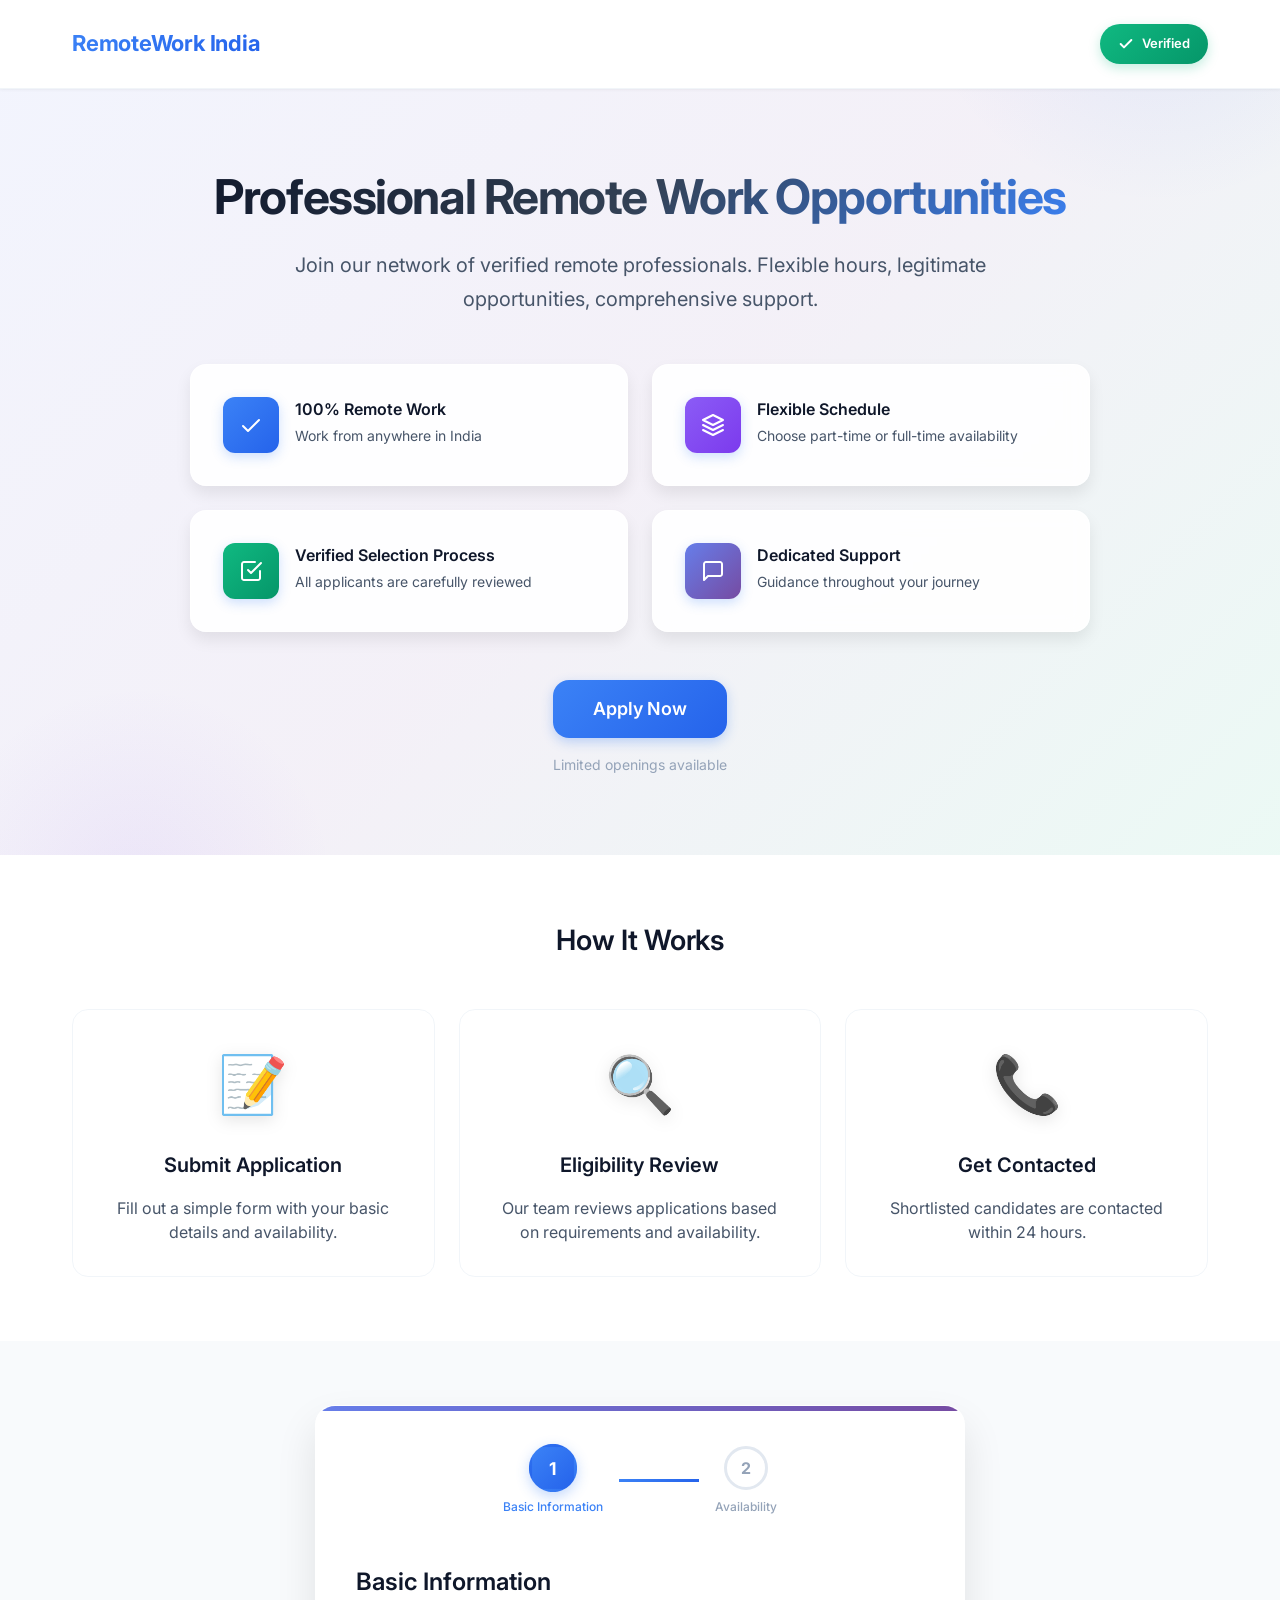
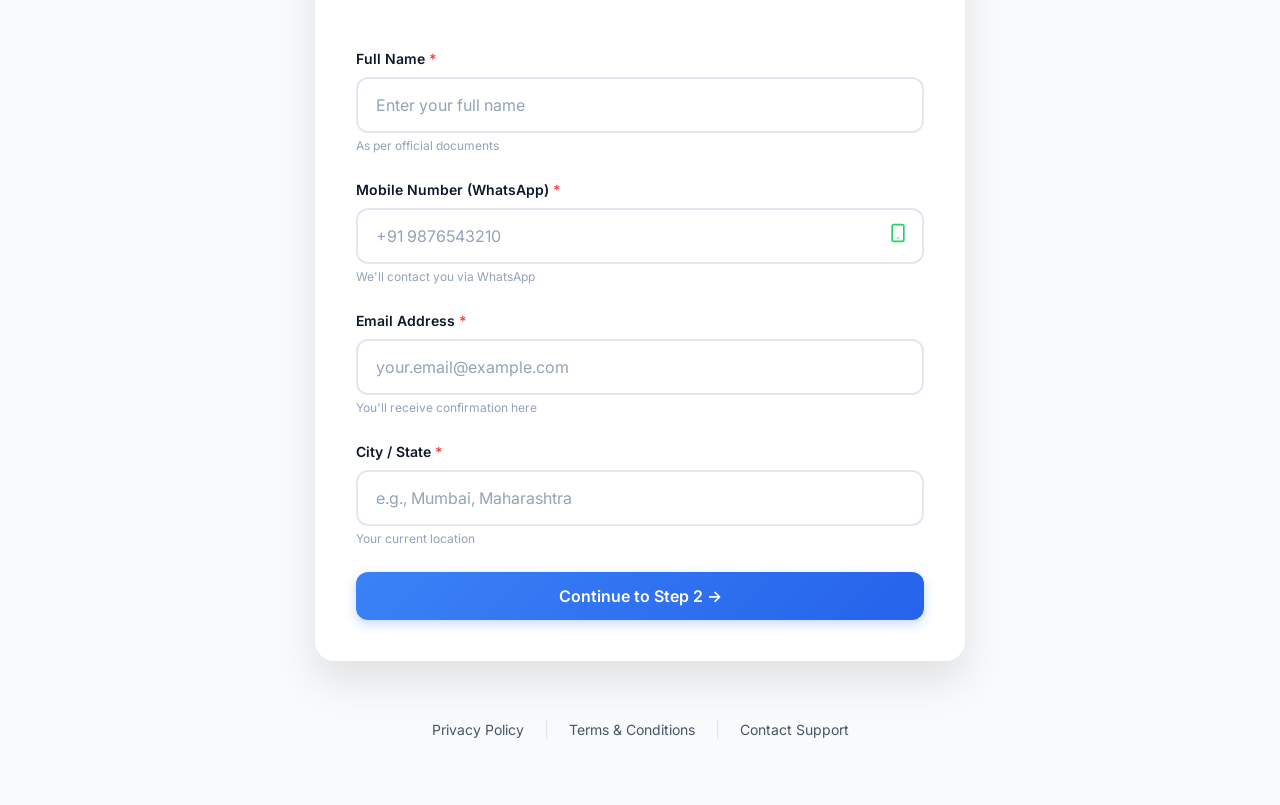
<file: index.html>
<!DOCTYPE html>
<html lang="en">

<head>
    <meta charset="UTF-8">
    <meta name="viewport" content="width=device-width, initial-scale=1.0">
    <meta name="description"
        content="Professional remote work opportunities in India. Join our network of verified remote professionals with flexible hours and dedicated support.">
    <title>Professional Remote Work Opportunities | RemoteWork India</title>

    <!-- Fonts -->
    <link rel="preconnect" href="https://fonts.googleapis.com">
    <link rel="preconnect" href="https://fonts.gstatic.com" crossorigin>
    <link href="https://fonts.googleapis.com/css2?family=Inter:wght@400;500;600;700&display=swap" rel="stylesheet">

    <!-- Stylesheet -->
    <link rel="stylesheet" href="styles.css">
</head>

<body>
    <!-- Header -->
    <header class="header">
        <div class="container">
            <div class="header-content">
                <div class="logo">RemoteWork India</div>
                <div class="trust-badge">
                    <svg width="16" height="16" viewBox="0 0 16 16" fill="none" xmlns="http://www.w3.org/2000/svg">
                        <path d="M13.3334 4L6.00002 11.3333L2.66669 8" stroke="currentColor" stroke-width="2"
                            stroke-linecap="round" stroke-linejoin="round" />
                    </svg>
                    Verified
                </div>
            </div>
        </div>
    </header>

    <!-- Hero Section -->
    <section class="hero">
        <div class="container">
            <div class="hero-content">
                <h1 class="hero-title">Professional Remote Work Opportunities</h1>
                <p class="hero-subtitle">Join our network of verified remote professionals. Flexible hours, legitimate
                    opportunities, comprehensive support.</p>

                <!-- Trust Bullets -->
                <div class="trust-bullets">
                    <div class="trust-bullet">
                        <div class="trust-icon">
                            <svg width="24" height="24" viewBox="0 0 24 24" fill="none"
                                xmlns="http://www.w3.org/2000/svg">
                                <path d="M20 7L9 18L4 13" stroke="currentColor" stroke-width="2" stroke-linecap="round"
                                    stroke-linejoin="round" />
                            </svg>
                        </div>
                        <div class="trust-text">
                            <div class="trust-title">100% Remote Work</div>
                            <div class="trust-desc">Work from anywhere in India</div>
                        </div>
                    </div>

                    <div class="trust-bullet">
                        <div class="trust-icon">
                            <svg width="24" height="24" viewBox="0 0 24 24" fill="none"
                                xmlns="http://www.w3.org/2000/svg">
                                <path d="M12 2L2 7L12 12L22 7L12 2Z" stroke="currentColor" stroke-width="2"
                                    stroke-linecap="round" stroke-linejoin="round" />
                                <path d="M2 17L12 22L22 17" stroke="currentColor" stroke-width="2"
                                    stroke-linecap="round" stroke-linejoin="round" />
                                <path d="M2 12L12 17L22 12" stroke="currentColor" stroke-width="2"
                                    stroke-linecap="round" stroke-linejoin="round" />
                            </svg>
                        </div>
                        <div class="trust-text">
                            <div class="trust-title">Flexible Schedule</div>
                            <div class="trust-desc">Choose part-time or full-time availability</div>
                        </div>
                    </div>

                    <div class="trust-bullet">
                        <div class="trust-icon">
                            <svg width="24" height="24" viewBox="0 0 24 24" fill="none"
                                xmlns="http://www.w3.org/2000/svg">
                                <path d="M9 11L12 14L22 4" stroke="currentColor" stroke-width="2" stroke-linecap="round"
                                    stroke-linejoin="round" />
                                <path
                                    d="M21 12V19C21 19.5304 20.7893 20.0391 20.4142 20.4142C20.0391 20.7893 19.5304 21 19 21H5C4.46957 21 3.96086 20.7893 3.58579 20.4142C3.21071 20.0391 3 19.5304 3 19V5C3 4.46957 3.21071 3.96086 3.58579 3.58579C3.96086 3.21071 4.46957 3 5 3H16"
                                    stroke="currentColor" stroke-width="2" stroke-linecap="round"
                                    stroke-linejoin="round" />
                            </svg>
                        </div>
                        <div class="trust-text">
                            <div class="trust-title">Verified Selection Process</div>
                            <div class="trust-desc">All applicants are carefully reviewed</div>
                        </div>
                    </div>

                    <div class="trust-bullet">
                        <div class="trust-icon">
                            <svg width="24" height="24" viewBox="0 0 24 24" fill="none"
                                xmlns="http://www.w3.org/2000/svg">
                                <path
                                    d="M21 15C21 15.5304 20.7893 16.0391 20.4142 16.4142C20.0391 16.7893 19.5304 17 19 17H7L3 21V5C3 4.46957 3.21071 3.96086 3.58579 3.58579C3.96086 3.21071 4.46957 3 5 3H19C19.5304 3 20.0391 3.21071 20.4142 3.58579C20.7893 3.96086 21 4.46957 21 5V15Z"
                                    stroke="currentColor" stroke-width="2" stroke-linecap="round"
                                    stroke-linejoin="round" />
                            </svg>
                        </div>
                        <div class="trust-text">
                            <div class="trust-title">Dedicated Support</div>
                            <div class="trust-desc">Guidance throughout your journey</div>
                        </div>
                    </div>
                </div>

                <!-- CTA -->
                <div class="hero-cta">
                    <button class="btn btn-primary btn-large" onclick="scrollToForm()">Apply Now</button>
                    <p class="cta-note">Limited openings available</p>
                </div>
            </div>
        </div>
    </section>

    <!-- How It Works Section -->
    <section class="how-it-works">
        <div class="container">
            <h2 class="section-title">How It Works</h2>

            <div class="steps-grid">
                <div class="step-card">
                    <div class="step-icon">📝</div>
                    <h3 class="step-title">Submit Application</h3>
                    <p class="step-desc">Fill out a simple form with your basic details and availability.</p>
                </div>

                <div class="step-card">
                    <div class="step-icon">🔍</div>
                    <h3 class="step-title">Eligibility Review</h3>
                    <p class="step-desc">Our team reviews applications based on requirements and availability.</p>
                </div>

                <div class="step-card">
                    <div class="step-icon">📞</div>
                    <h3 class="step-title">Get Contacted</h3>
                    <p class="step-desc">Shortlisted candidates are contacted within 24 hours.</p>
                </div>
            </div>
        </div>
    </section>

    <!-- Application Form Section -->
    <section class="form-section" id="application-form">
        <div class="container">
            <div class="form-container">
                <!-- Progress Indicator -->
                <div class="progress-indicator">
                    <div class="progress-step active" data-step="1">
                        <div class="progress-number">1</div>
                        <div class="progress-label">Basic Information</div>
                    </div>
                    <div class="progress-line"></div>
                    <div class="progress-step" data-step="2">
                        <div class="progress-number">2</div>
                        <div class="progress-label">Availability</div>
                    </div>
                </div>

                <!-- Form -->
                <form id="applicationForm" novalidate>
                    <!-- Step 1: Basic Information -->
                    <div class="form-step active" data-step="1">
                        <h2 class="form-title">Basic Information</h2>

                        <div class="form-group">
                            <label for="fullName" class="form-label">Full Name <span class="required">*</span></label>
                            <input type="text" id="fullName" name="fullName" class="form-input"
                                placeholder="Enter your full name" required>
                            <span class="form-helper">As per official documents</span>
                            <span class="form-error"></span>
                        </div>

                        <div class="form-group">
                            <label for="mobile" class="form-label">Mobile Number (WhatsApp) <span
                                    class="required">*</span></label>
                            <div class="input-with-icon">
                                <input type="tel" id="mobile" name="mobile" class="form-input"
                                    placeholder="+91 9876543210" required maxlength="14">
                                <span class="input-icon">
                                    <svg width="20" height="20" viewBox="0 0 24 24" fill="none"
                                        xmlns="http://www.w3.org/2000/svg">
                                        <path
                                            d="M17 2H7C5.89543 2 5 2.89543 5 4V20C5 21.1046 5.89543 22 7 22H17C18.1046 22 19 21.1046 19 20V4C19 2.89543 18.1046 2 17 2Z"
                                            stroke="#25D366" stroke-width="2" stroke-linecap="round"
                                            stroke-linejoin="round" />
                                        <path d="M12 18H12.01" stroke="#25D366" stroke-width="2" stroke-linecap="round"
                                            stroke-linejoin="round" />
                                    </svg>
                                </span>
                            </div>
                            <span class="form-helper">We'll contact you via WhatsApp</span>
                            <span class="form-error"></span>
                        </div>

                        <div class="form-group">
                            <label for="email" class="form-label">Email Address <span class="required">*</span></label>
                            <input type="email" id="email" name="email" class="form-input"
                                placeholder="your.email@example.com" required>
                            <span class="form-helper">You'll receive confirmation here</span>
                            <span class="form-error"></span>
                        </div>

                        <div class="form-group">
                            <label for="location" class="form-label">City / State <span
                                    class="required">*</span></label>
                            <input type="text" id="location" name="location" class="form-input"
                                placeholder="e.g., Mumbai, Maharashtra" required>
                            <span class="form-helper">Your current location</span>
                            <span class="form-error"></span>
                        </div>

                        <button type="button" class="btn btn-primary btn-full" onclick="nextStep()">
                            Continue to Step 2 →
                        </button>
                    </div>

                    <!-- Step 2: Availability & Preferences -->
                    <div class="form-step" data-step="2">
                        <h2 class="form-title">Availability & Preferences</h2>

                        <div class="form-group">
                            <label for="ageGroup" class="form-label">Age Group <span class="required">*</span></label>
                            <select id="ageGroup" name="ageGroup" class="form-input" required>
                                <option value="">Select your age range</option>
                                <option value="18-25">18-25 years</option>
                                <option value="26-30">26-30 years</option>
                                <option value="31-35">31-35 years</option>
                                <option value="36-40">36-40 years</option>
                            </select>
                            <span class="form-helper">Select your age range</span>
                            <span class="form-error"></span>
                        </div>

                        <div class="form-group">
                            <label class="form-label">Preferred Work Mode <span class="required">*</span></label>
                            <div class="radio-cards">
                                <label class="radio-card">
                                    <input type="radio" name="availability" value="part-time" required>
                                    <div class="radio-card-content">
                                        <div class="radio-card-title">Part-time</div>
                                        <div class="radio-card-desc">4-6 hours/day</div>
                                    </div>
                                </label>
                                <label class="radio-card">
                                    <input type="radio" name="availability" value="full-time" required>
                                    <div class="radio-card-content">
                                        <div class="radio-card-title">Full-time</div>
                                        <div class="radio-card-desc">8+ hours/day</div>
                                    </div>
                                </label>
                            </div>
                            <span class="form-helper">Choose based on your availability</span>
                            <span class="form-error"></span>
                        </div>

                        <div class="form-group">
                            <label class="form-label">Do you have access to: <span class="required">*</span></label>
                            <div class="checkbox-group">
                                <label class="checkbox-label">
                                    <input type="checkbox" name="smartphone" id="smartphone" required>
                                    <span class="checkbox-text">Smartphone with internet</span>
                                </label>
                                <label class="checkbox-label">
                                    <input type="checkbox" name="internet" id="internet" required>
                                    <span class="checkbox-text">Reliable internet connection</span>
                                </label>
                            </div>
                            <span class="form-helper">Both are required for remote work</span>
                            <span class="form-error"></span>
                        </div>

                        <div class="form-group">
                            <label for="motivation" class="form-label">Why are you interested in Work From Home? <span
                                    class="optional">(Optional)</span></label>
                            <textarea id="motivation" name="motivation" class="form-input form-textarea"
                                placeholder="Share your reason in a few words..." maxlength="200" rows="4"></textarea>
                            <div class="form-helper-row">
                                <span class="form-helper">This helps us understand your goals better</span>
                                <span class="char-counter">0/200</span>
                            </div>
                        </div>

                        <!-- Consent & Privacy -->
                        <div class="consent-section">
                            <label class="checkbox-label consent-checkbox">
                                <input type="checkbox" name="consent" id="consent" required>
                                <span class="checkbox-text">I agree to be contacted via phone, WhatsApp, or email
                                    regarding this opportunity.</span>
                            </label>

                            <div class="privacy-note">
                                <svg width="16" height="16" viewBox="0 0 16 16" fill="none"
                                    xmlns="http://www.w3.org/2000/svg">
                                    <path d="M8 2L3 4.5V7.5C3 10.5 5.5 13.5 8 14C10.5 13.5 13 10.5 13 7.5V4.5L8 2Z"
                                        stroke="currentColor" stroke-width="1.5" stroke-linecap="round"
                                        stroke-linejoin="round" />
                                </svg>
                                Your information is secure and never shared with third parties.
                            </div>
                        </div>

                        <div class="form-actions">
                            <button type="button" class="btn btn-secondary" onclick="prevStep()">← Back</button>
                            <button type="submit" class="btn btn-primary" id="submitBtn">
                                <span class="btn-text">Submit Application</span>
                                <span class="btn-loader"></span>
                            </button>
                        </div>
                    </div>
                </form>
            </div>

            <!-- Footer Links -->
            <div class="form-footer">
                <a href="#privacy" class="footer-link">Privacy Policy</a>
                <span class="footer-separator">|</span>
                <a href="#terms" class="footer-link">Terms & Conditions</a>
                <span class="footer-separator">|</span>
                <a href="#contact" class="footer-link">Contact Support</a>
            </div>
        </div>
    </section>

    <!-- Mobile Sticky CTA -->
    <div class="mobile-sticky-cta" id="stickyCta">
        <button class="btn btn-primary btn-full" onclick="scrollToForm()">Apply Now</button>
    </div>

    <!-- Script -->
    <script src="script.js"></script>
</body>

</html>
</file>
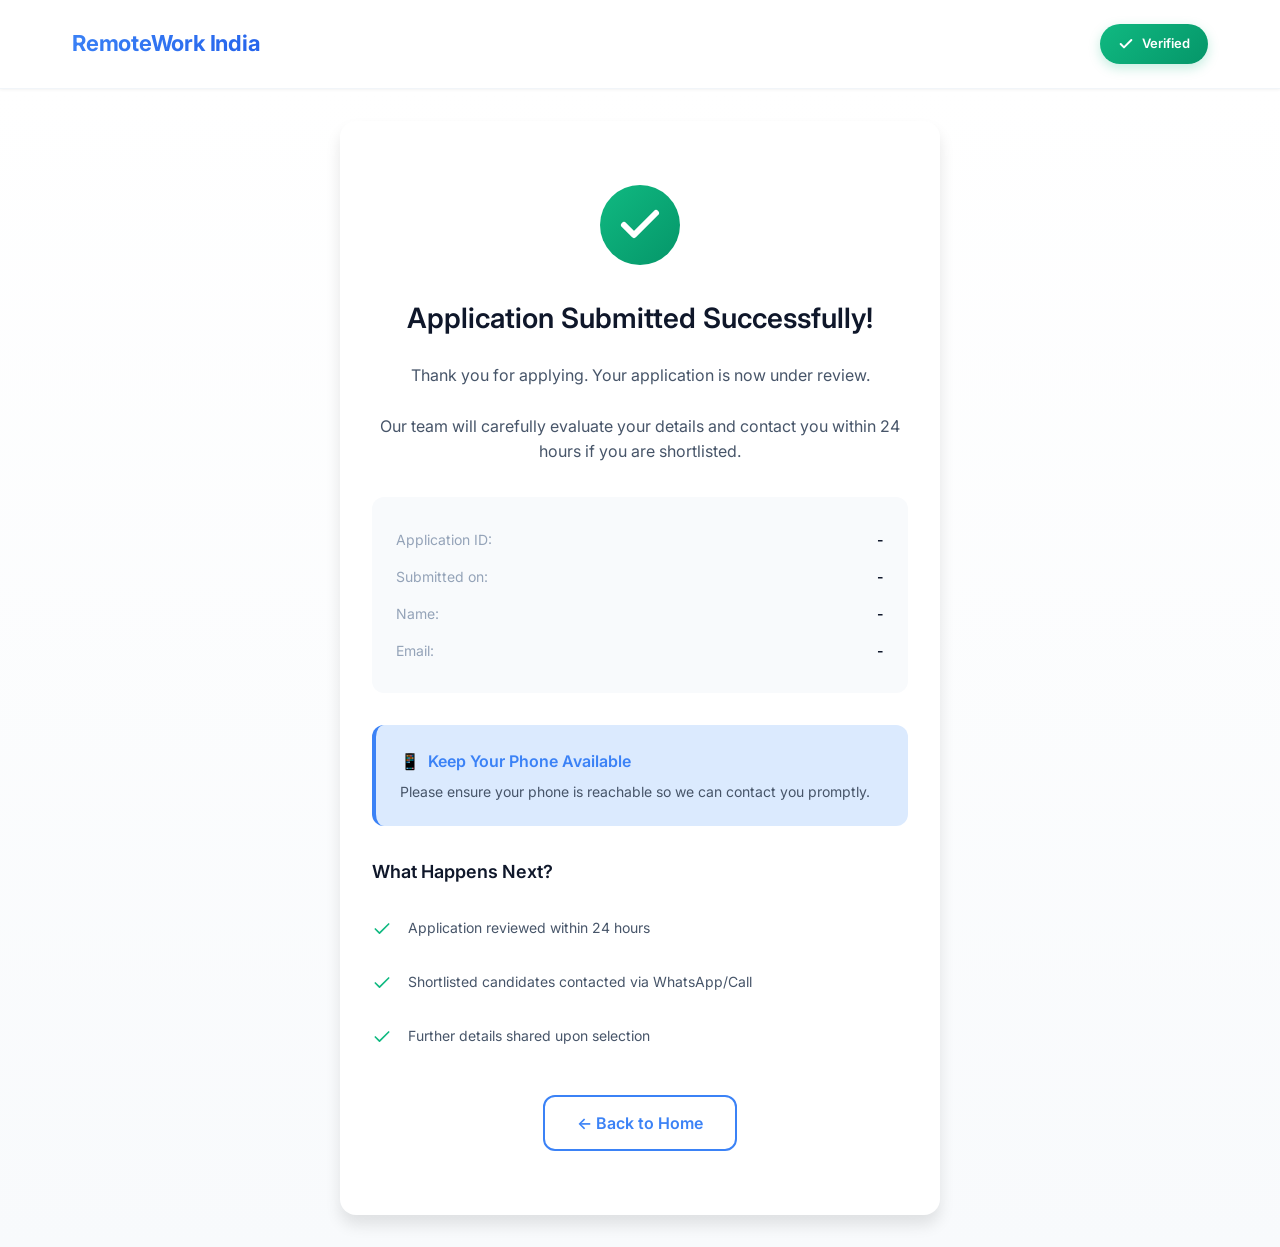
<file: thank-you.html>
<!DOCTYPE html>
<html lang="en">

<head>
    <meta charset="UTF-8">
    <meta name="viewport" content="width=device-width, initial-scale=1.0">
    <title>Application Submitted | RemoteWork India</title>

    <!-- Fonts -->
    <link rel="preconnect" href="https://fonts.googleapis.com">
    <link rel="preconnect" href="https://fonts.gstatic.com" crossorigin>
    <link href="https://fonts.googleapis.com/css2?family=Inter:wght@400;500;600;700&display=swap" rel="stylesheet">

    <!-- Stylesheet -->
    <link rel="stylesheet" href="styles.css">

    <style>
        .thank-you-section {
            min-height: 100vh;
            display: flex;
            align-items: center;
            justify-content: center;
            padding: var(--space-xl) 0;
            background: linear-gradient(180deg, var(--bg-white) 0%, var(--bg-surface) 100%);
        }

        .thank-you-card {
            max-width: 600px;
            margin: 0 auto;
            background: var(--bg-white);
            border-radius: var(--radius-lg);
            box-shadow: var(--shadow-elevated);
            padding: var(--space-3xl) var(--space-xl);
            text-align: center;
            animation: fadeInUp 0.6s ease-out;
        }

        .success-icon {
            width: 80px;
            height: 80px;
            margin: 0 auto var(--space-xl);
            background: linear-gradient(135deg, var(--success) 0%, var(--accent-dark) 100%);
            border-radius: 50%;
            display: flex;
            align-items: center;
            justify-content: center;
            animation: scaleIn 0.5s ease-out 0.2s backwards;
        }

        .success-icon svg {
            width: 48px;
            height: 48px;
            color: white;
            stroke-width: 3;
        }

        .thank-you-title {
            font-size: 28px;
            font-weight: 600;
            color: var(--text-primary);
            margin-bottom: var(--space-lg);
        }

        .thank-you-message {
            font-size: 16px;
            line-height: 1.6;
            color: var(--text-secondary);
            margin-bottom: var(--space-xl);
        }

        .important-note {
            padding: var(--space-lg);
            background: var(--primary-light);
            border-left: 4px solid var(--primary);
            border-radius: var(--radius-md);
            margin-bottom: var(--space-xl);
            text-align: left;
        }

        .important-note-title {
            display: flex;
            align-items: center;
            gap: var(--space-sm);
            font-size: 16px;
            font-weight: 600;
            color: var(--primary);
            margin-bottom: var(--space-sm);
        }

        .important-note-text {
            font-size: 14px;
            color: var(--text-secondary);
            line-height: 1.5;
        }

        .next-steps {
            text-align: left;
            margin-bottom: var(--space-xl);
        }

        .next-steps-title {
            font-size: 18px;
            font-weight: 600;
            color: var(--text-primary);
            margin-bottom: var(--space-md);
        }

        .next-steps-list {
            list-style: none;
            padding: 0;
        }

        .next-steps-list li {
            display: flex;
            align-items: flex-start;
            gap: var(--space-md);
            padding: var(--space-md) 0;
            font-size: 14px;
            color: var(--text-secondary);
            line-height: 1.5;
        }

        .next-steps-list li svg {
            flex-shrink: 0;
            width: 20px;
            height: 20px;
            color: var(--success);
            margin-top: 2px;
        }

        .application-details {
            background: var(--bg-surface);
            border-radius: var(--radius-md);
            padding: var(--space-lg);
            margin-bottom: var(--space-xl);
            text-align: left;
        }

        .detail-row {
            display: flex;
            justify-content: space-between;
            padding: var(--space-sm) 0;
            font-size: 14px;
        }

        .detail-label {
            color: var(--text-muted);
        }

        .detail-value {
            color: var(--text-primary);
            font-weight: 600;
        }

        @keyframes scaleIn {
            from {
                transform: scale(0);
                opacity: 0;
            }

            to {
                transform: scale(1);
                opacity: 1;
            }
        }

        @media (max-width: 767px) {
            .thank-you-card {
                padding: var(--space-xl) var(--space-lg);
            }

            .thank-you-title {
                font-size: 24px;
            }
        }
    </style>
</head>

<body>
    <!-- Header -->
    <header class="header">
        <div class="container">
            <div class="header-content">
                <div class="logo">RemoteWork India</div>
                <div class="trust-badge">
                    <svg width="16" height="16" viewBox="0 0 16 16" fill="none" xmlns="http://www.w3.org/2000/svg">
                        <path d="M13.3334 4L6.00002 11.3333L2.66669 8" stroke="currentColor" stroke-width="2"
                            stroke-linecap="round" stroke-linejoin="round" />
                    </svg>
                    Verified
                </div>
            </div>
        </div>
    </header>

    <!-- Thank You Section -->
    <section class="thank-you-section">
        <div class="container">
            <div class="thank-you-card">
                <!-- Success Icon -->
                <div class="success-icon">
                    <svg viewBox="0 0 24 24" fill="none" xmlns="http://www.w3.org/2000/svg">
                        <path d="M20 6L9 17L4 12" stroke="currentColor" stroke-linecap="round"
                            stroke-linejoin="round" />
                    </svg>
                </div>

                <!-- Title -->
                <h1 class="thank-you-title">Application Submitted Successfully!</h1>

                <!-- Message -->
                <p class="thank-you-message">
                    Thank you for applying. Your application is now under review.<br><br>
                    Our team will carefully evaluate your details and contact you within 24 hours if you are
                    shortlisted.
                </p>

                <!-- Application Details -->
                <div class="application-details" id="applicationDetails">
                    <div class="detail-row">
                        <span class="detail-label">Application ID:</span>
                        <span class="detail-value" id="appId">-</span>
                    </div>
                    <div class="detail-row">
                        <span class="detail-label">Submitted on:</span>
                        <span class="detail-value" id="submittedDate">-</span>
                    </div>
                    <div class="detail-row">
                        <span class="detail-label">Name:</span>
                        <span class="detail-value" id="applicantName">-</span>
                    </div>
                    <div class="detail-row">
                        <span class="detail-label">Email:</span>
                        <span class="detail-value" id="applicantEmail">-</span>
                    </div>
                </div>

                <!-- Important Note -->
                <div class="important-note">
                    <div class="important-note-title">
                        <span>📱</span>
                        Keep Your Phone Available
                    </div>
                    <p class="important-note-text">
                        Please ensure your phone is reachable so we can contact you promptly.
                    </p>
                </div>

                <!-- What Happens Next -->
                <div class="next-steps">
                    <h2 class="next-steps-title">What Happens Next?</h2>
                    <ul class="next-steps-list">
                        <li>
                            <svg viewBox="0 0 24 24" fill="none" xmlns="http://www.w3.org/2000/svg">
                                <path d="M20 6L9 17L4 12" stroke="currentColor" stroke-width="2" stroke-linecap="round"
                                    stroke-linejoin="round" />
                            </svg>
                            <span>Application reviewed within 24 hours</span>
                        </li>
                        <li>
                            <svg viewBox="0 0 24 24" fill="none" xmlns="http://www.w3.org/2000/svg">
                                <path d="M20 6L9 17L4 12" stroke="currentColor" stroke-width="2" stroke-linecap="round"
                                    stroke-linejoin="round" />
                            </svg>
                            <span>Shortlisted candidates contacted via WhatsApp/Call</span>
                        </li>
                        <li>
                            <svg viewBox="0 0 24 24" fill="none" xmlns="http://www.w3.org/2000/svg">
                                <path d="M20 6L9 17L4 12" stroke="currentColor" stroke-width="2" stroke-linecap="round"
                                    stroke-linejoin="round" />
                            </svg>
                            <span>Further details shared upon selection</span>
                        </li>
                    </ul>
                </div>

                <!-- CTA -->
                <a href="index.html" class="btn btn-secondary">← Back to Home</a>
            </div>
        </div>
    </section>

    <script>
        // Load application data from localStorage
        document.addEventListener('DOMContentLoaded', function () {
            const applicationData = localStorage.getItem('applicationData');

            if (applicationData) {
                const data = JSON.parse(applicationData);

                // Generate application ID
                const appId = generateApplicationId();

                // Populate details
                document.getElementById('appId').textContent = appId;
                document.getElementById('submittedDate').textContent = formatDate(data.timestamp);
                document.getElementById('applicantName').textContent = data.fullName;
                document.getElementById('applicantEmail').textContent = data.email;

                // Here you would typically send this data to your backend
                // sendToBackend(data, appId);
            }
        });

        function generateApplicationId() {
            const timestamp = Date.now();
            const random = Math.random().toString(36).substring(2, 9).toUpperCase();
            return `APP-${timestamp}-${random}`;
        }

        function formatDate(dateString) {
            const options = {
                year: 'numeric',
                month: 'long',
                day: 'numeric',
                hour: '2-digit',
                minute: '2-digit'
            };
            return new Date(dateString).toLocaleDateString('en-IN', options);
        }
    </script>
</body>

</html>
</file>
<file: styles.css>
/* ===================================
   DESIGN SYSTEM & VARIABLES
   =================================== */

:root {
    /* Enhanced Colors with Gradients */
    --primary: #3B82F6;
    --primary-dark: #2563EB;
    --primary-darker: #1E40AF;
    --primary-light: #DBEAFE;
    --primary-lighter: #EFF6FF;

    --accent: #10B981;
    --accent-dark: #059669;
    --accent-light: #D1FAE5;

    --purple: #8B5CF6;
    --purple-light: #EDE9FE;

    --bg-white: #FFFFFF;
    --bg-surface: #F8FAFC;
    --bg-gradient: linear-gradient(135deg, #667eea 0%, #764ba2 100%);
    --bg-gradient-light: linear-gradient(135deg, #f5f7fa 0%, #c3cfe2 100%);

    --border: #E2E8F0;
    --border-light: #F1F5F9;

    --text-primary: #0F172A;
    --text-secondary: #475569;
    --text-muted: #94A3B8;

    --success: #10B981;
    --warning: #F59E0B;
    --error: #EF4444;

    /* Gradients */
    --gradient-primary: linear-gradient(135deg, #667eea 0%, #764ba2 100%);
    --gradient-blue: linear-gradient(135deg, #3B82F6 0%, #2563EB 100%);
    --gradient-green: linear-gradient(135deg, #10B981 0%, #059669 100%);
    --gradient-purple: linear-gradient(135deg, #8B5CF6 0%, #7C3AED 100%);

    /* Shadows Enhanced */
    --shadow-glow: 0 0 20px rgba(59, 130, 246, 0.15);
    --shadow-glow-hover: 0 0 30px rgba(59, 130, 246, 0.25);

    /* Spacing */
    --space-xs: 4px;
    --space-sm: 8px;
    --space-md: 16px;
    --space-lg: 24px;
    --space-xl: 32px;
    --space-2xl: 48px;
    --space-3xl: 64px;

    /* Border Radius */
    --radius-sm: 8px;
    --radius-md: 12px;
    --radius-lg: 16px;
    --radius-xl: 20px;

    /* Shadows */
    --shadow-subtle: 0 1px 3px rgba(0, 0, 0, 0.05);
    --shadow-card: 0 4px 6px rgba(0, 0, 0, 0.07);
    --shadow-elevated: 0 10px 15px rgba(0, 0, 0, 0.1);

    /* Typography */
    --font-family: 'Inter', -apple-system, BlinkMacSystemFont, 'Segoe UI', system-ui, sans-serif;
}

/* ===================================
   RESET & BASE STYLES
   =================================== */

* {
    margin: 0;
    padding: 0;
    box-sizing: border-box;
}

html {
    scroll-behavior: smooth;
}

body {
    font-family: var(--font-family);
    font-size: 16px;
    line-height: 1.5;
    color: var(--text-primary);
    background-color: var(--bg-white);
    -webkit-font-smoothing: antialiased;
    -moz-osx-font-smoothing: grayscale;
}

/* ===================================
   CONTAINER & LAYOUT
   =================================== */

.container {
    max-width: 1200px;
    margin: 0 auto;
    padding: 0 var(--space-md);
}

@media (min-width: 768px) {
    .container {
        padding: 0 var(--space-lg);
    }
}

@media (min-width: 1024px) {
    .container {
        padding: 0 var(--space-xl);
    }
}

/* ===================================
   HEADER
   =================================== */

.header {
    background: rgba(255, 255, 255, 0.95);
    backdrop-filter: blur(10px);
    -webkit-backdrop-filter: blur(10px);
    border-bottom: 1px solid var(--border-light);
    padding: var(--space-lg) 0;
    position: sticky;
    top: 0;
    z-index: 100;
    box-shadow: 0 1px 3px rgba(0, 0, 0, 0.05);
    transition: all 0.3s ease;
}

.header-content {
    display: flex;
    justify-content: space-between;
    align-items: center;
}

.logo {
    font-size: 22px;
    font-weight: 700;
    background: var(--gradient-blue);
    -webkit-background-clip: text;
    -webkit-text-fill-color: transparent;
    background-clip: text;
    letter-spacing: -0.01em;
    transition: all 0.3s ease;
}

.logo:hover {
    transform: scale(1.05);
}

.trust-badge {
    display: flex;
    align-items: center;
    gap: var(--space-sm);
    padding: 10px 18px;
    background: var(--gradient-green);
    color: white;
    border-radius: 50px;
    font-size: 13px;
    font-weight: 600;
    box-shadow: 0 4px 12px rgba(16, 185, 129, 0.25);
    transition: all 0.3s ease;
    animation: pulse 2s ease-in-out infinite;
}

.trust-badge:hover {
    transform: translateY(-2px);
    box-shadow: 0 6px 16px rgba(16, 185, 129, 0.35);
}

@keyframes pulse {

    0%,
    100% {
        box-shadow: 0 4px 12px rgba(16, 185, 129, 0.25);
    }

    50% {
        box-shadow: 0 4px 16px rgba(16, 185, 129, 0.4);
    }
}

.trust-badge svg {
    width: 16px;
    height: 16px;
}

/* ===================================
   HERO SECTION
   =================================== */

.hero {
    padding: 80px 0;
    background: linear-gradient(135deg, #667eea15 0%, #764ba215 50%, #10b98115 100%);
    position: relative;
    overflow: hidden;
}

.hero::before {
    content: '';
    position: absolute;
    top: -50%;
    right: -10%;
    width: 500px;
    height: 500px;
    background: radial-gradient(circle, rgba(59, 130, 246, 0.1) 0%, transparent 70%);
    border-radius: 50%;
    animation: float 6s ease-in-out infinite;
}

.hero::after {
    content: '';
    position: absolute;
    bottom: -30%;
    left: -5%;
    width: 400px;
    height: 400px;
    background: radial-gradient(circle, rgba(139, 92, 246, 0.08) 0%, transparent 70%);
    border-radius: 50%;
    animation: float 8s ease-in-out infinite reverse;
}

@keyframes float {

    0%,
    100% {
        transform: translateY(0) scale(1);
    }

    50% {
        transform: translateY(-20px) scale(1.05);
    }
}

.hero-content {
    max-width: 900px;
    margin: 0 auto;
    text-align: center;
    animation: fadeInUp 0.6s ease-out;
    position: relative;
    z-index: 1;
}

.hero-title {
    font-size: 48px;
    font-weight: 700;
    line-height: 1.15;
    letter-spacing: -0.03em;
    background: linear-gradient(135deg, #0F172A 0%, #334155 50%, #3B82F6 100%);
    -webkit-background-clip: text;
    -webkit-text-fill-color: transparent;
    background-clip: text;
    margin-bottom: var(--space-lg);
    animation: fadeInUp 0.6s ease-out 0.2s backwards;
}

.hero-subtitle {
    font-size: 20px;
    line-height: 1.7;
    color: var(--text-secondary);
    margin-bottom: var(--space-2xl);
    max-width: 700px;
    margin-left: auto;
    margin-right: auto;
    animation: fadeInUp 0.6s ease-out 0.3s backwards;
}

/* Trust Bullets */
.trust-bullets {
    display: grid;
    grid-template-columns: 1fr;
    gap: var(--space-lg);
    margin-bottom: var(--space-2xl);
    text-align: left;
}

@media (min-width: 768px) {
    .trust-bullets {
        grid-template-columns: repeat(2, 1fr);
    }
}

.trust-bullet {
    display: flex;
    gap: var(--space-md);
    padding: var(--space-xl);
    background: rgba(255, 255, 255, 0.9);
    backdrop-filter: blur(10px);
    -webkit-backdrop-filter: blur(10px);
    border: 1px solid rgba(255, 255, 255, 0.5);
    border-radius: var(--radius-lg);
    box-shadow: 0 8px 16px rgba(0, 0, 0, 0.08);
    transition: all 0.3s cubic-bezier(0.4, 0, 0.2, 1);
    animation: fadeInUp 0.6s ease-out backwards;
    position: relative;
    overflow: hidden;
}

.trust-bullet::before {
    content: '';
    position: absolute;
    top: 0;
    left: 0;
    right: 0;
    height: 3px;
    background: var(--gradient-blue);
    transform: scaleX(0);
    transition: transform 0.3s ease;
}

.trust-bullet:nth-child(1) {
    animation-delay: 0.4s;
}

.trust-bullet:nth-child(2) {
    animation-delay: 0.5s;
}

.trust-bullet:nth-child(3) {
    animation-delay: 0.6s;
}

.trust-bullet:nth-child(4) {
    animation-delay: 0.7s;
}

.trust-bullet:hover {
    transform: translateY(-8px) scale(1.02);
    box-shadow: 0 12px 24px rgba(59, 130, 246, 0.15);
    border-color: rgba(59, 130, 246, 0.3);
}

.trust-bullet:hover::before {
    transform: scaleX(1);
}

.trust-icon {
    flex-shrink: 0;
    width: 56px;
    height: 56px;
    display: flex;
    align-items: center;
    justify-content: center;
    background: var(--gradient-blue);
    color: white;
    border-radius: var(--radius-md);
    box-shadow: 0 4px 12px rgba(59, 130, 246, 0.25);
    transition: all 0.3s ease;
}

.trust-bullet:nth-child(1) .trust-icon {
    background: var(--gradient-blue);
}

.trust-bullet:nth-child(2) .trust-icon {
    background: var(--gradient-purple);
}

.trust-bullet:nth-child(3) .trust-icon {
    background: var(--gradient-green);
}

.trust-bullet:nth-child(4) .trust-icon {
    background: var(--gradient-primary);
}

.trust-bullet:hover .trust-icon {
    transform: rotate(5deg) scale(1.1);
}

.trust-icon svg {
    width: 24px;
    height: 24px;
}

.trust-title {
    font-size: 16px;
    font-weight: 600;
    color: var(--text-primary);
    margin-bottom: var(--space-xs);
}

.trust-desc {
    font-size: 14px;
    color: var(--text-secondary);
}

/* Hero CTA */
.hero-cta {
    display: flex;
    flex-direction: column;
    align-items: center;
    gap: var(--space-md);
}

.cta-note {
    font-size: 14px;
    color: var(--text-muted);
}

/* ===================================
   HOW IT WORKS SECTION
   =================================== */

.how-it-works {
    padding: var(--space-3xl) 0;
    background: var(--bg-white);
}

.section-title {
    font-size: 28px;
    font-weight: 600;
    text-align: center;
    margin-bottom: var(--space-2xl);
    letter-spacing: -0.01em;
}

.steps-grid {
    display: grid;
    grid-template-columns: 1fr;
    gap: var(--space-lg);
}

@media (min-width: 768px) {
    .steps-grid {
        grid-template-columns: repeat(2, 1fr);
    }
}

@media (min-width: 1024px) {
    .steps-grid {
        grid-template-columns: repeat(3, 1fr);
    }
}

.step-card {
    padding: var(--space-xl);
    background: rgba(255, 255, 255, 0.8);
    backdrop-filter: blur(10px);
    -webkit-backdrop-filter: blur(10px);
    border: 1px solid var(--border-light);
    border-radius: var(--radius-lg);
    text-align: center;
    transition: all 0.3s cubic-bezier(0.4, 0, 0.2, 1);
    position: relative;
    overflow: hidden;
}

.step-card::before {
    content: '';
    position: absolute;
    top: 0;
    left: 0;
    right: 0;
    height: 4px;
    background: var(--gradient-blue);
    transform: scaleX(0);
    transform-origin: left;
    transition: transform 0.3s ease;
}

.step-card:nth-child(2)::before {
    background: var(--gradient-purple);
}

.step-card:nth-child(3)::before {
    background: var(--gradient-green);
}

.step-card:hover {
    transform: translateY(-8px);
    box-shadow: 0 12px 24px rgba(0, 0, 0, 0.1);
    border-color: rgba(59, 130, 246, 0.3);
}

.step-card:hover::before {
    transform: scaleX(1);
}

.step-icon {
    font-size: 56px;
    margin-bottom: var(--space-lg);
    filter: drop-shadow(0 4px 8px rgba(0, 0, 0, 0.1));
    transition: all 0.3s ease;
}

.step-card:hover .step-icon {
    transform: scale(1.1) rotate(5deg);
}

.step-title {
    font-size: 20px;
    font-weight: 600;
    margin-bottom: var(--space-md);
    color: var(--text-primary);
}

.step-desc {
    font-size: 16px;
    color: var(--text-secondary);
    line-height: 1.5;
}

/* ===================================
   FORM SECTION
   =================================== */

.form-section {
    padding: var(--space-3xl) 0;
    background: var(--bg-surface);
}

.form-container {
    max-width: 650px;
    margin: 0 auto;
    background: rgba(255, 255, 255, 0.95);
    backdrop-filter: blur(20px);
    -webkit-backdrop-filter: blur(20px);
    border: 1px solid rgba(255, 255, 255, 0.5);
    border-radius: var(--radius-xl);
    box-shadow: 0 20px 40px rgba(0, 0, 0, 0.1);
    padding: var(--space-2xl);
    position: relative;
    overflow: hidden;
}

.form-container::before {
    content: '';
    position: absolute;
    top: 0;
    left: 0;
    right: 0;
    height: 5px;
    background: var(--gradient-primary);
}

@media (min-width: 768px) {
    .form-container {
        padding: 40px;
    }
}

/* Progress Indicator */
.progress-indicator {
    display: flex;
    align-items: center;
    justify-content: center;
    margin-bottom: var(--space-2xl);
    gap: var(--space-md);
}

.progress-step {
    display: flex;
    flex-direction: column;
    align-items: center;
    gap: var(--space-sm);
}

.progress-number {
    width: 44px;
    height: 44px;
    display: flex;
    align-items: center;
    justify-content: center;
    border-radius: 50%;
    border: 3px solid var(--border);
    color: var(--text-muted);
    font-weight: 700;
    font-size: 16px;
    transition: all 0.4s cubic-bezier(0.4, 0, 0.2, 1);
    background: var(--bg-white);
}

.progress-step.active .progress-number {
    background: var(--gradient-blue);
    border-color: transparent;
    color: var(--bg-white);
    box-shadow: 0 4px 12px rgba(59, 130, 246, 0.3);
    transform: scale(1.1);
}

.progress-label {
    font-size: 12px;
    color: var(--text-muted);
    font-weight: 500;
    text-align: center;
}

.progress-step.active .progress-label {
    color: var(--primary);
}

.progress-line {
    width: 80px;
    height: 3px;
    background: var(--border);
    position: relative;
    overflow: hidden;
}

.progress-line::after {
    content: '';
    position: absolute;
    top: 0;
    left: 0;
    height: 100%;
    width: 0;
    background: var(--gradient-blue);
    transition: width 0.4s ease;
}

.progress-step:first-child.active~.progress-line::after {
    width: 100%;
}

/* Form Steps */
.form-step {
    display: none;
}

.form-step.active {
    display: block;
    animation: fadeIn 0.3s ease;
}

.form-title {
    font-size: 24px;
    font-weight: 600;
    margin-bottom: var(--space-2xl);
    color: var(--text-primary);
}

/* Form Groups */
.form-group {
    margin-bottom: var(--space-lg);
}

.form-label {
    display: block;
    font-size: 14px;
    font-weight: 600;
    color: var(--text-primary);
    margin-bottom: var(--space-sm);
}

.required {
    color: var(--error);
}

.optional {
    color: var(--text-muted);
    font-weight: 400;
}

.form-input {
    width: 100%;
    padding: 16px 18px;
    font-size: 16px;
    font-family: var(--font-family);
    color: var(--text-primary);
    background: var(--bg-white);
    border: 2px solid var(--border);
    border-radius: var(--radius-md);
    transition: all 0.3s cubic-bezier(0.4, 0, 0.2, 1);
    outline: none;
}

.form-input:focus {
    border-color: var(--primary);
    box-shadow: 0 0 0 4px rgba(59, 130, 246, 0.1), 0 4px 12px rgba(59, 130, 246, 0.15);
    transform: translateY(-2px);
}

.form-input.error {
    border-color: var(--error);
    background: #FEF2F2;
    box-shadow: 0 0 0 4px rgba(239, 68, 68, 0.1);
}

.form-input.success {
    border-color: var(--success);
    box-shadow: 0 0 0 4px rgba(16, 185, 129, 0.1);
}

.form-input::placeholder {
    color: var(--text-muted);
}

.form-textarea {
    resize: vertical;
    min-height: 100px;
}

/* Input with Icon */
.input-with-icon {
    position: relative;
}

.input-with-icon .form-input {
    padding-right: 48px;
}

.input-icon {
    position: absolute;
    right: 16px;
    top: 50%;
    transform: translateY(-50%);
    pointer-events: none;
}

/* Form Helper & Error */
.form-helper {
    display: block;
    font-size: 12px;
    color: var(--text-muted);
    margin-top: var(--space-xs);
}

.form-helper-row {
    display: flex;
    justify-content: space-between;
    align-items: center;
    margin-top: var(--space-xs);
}

.char-counter {
    font-size: 12px;
    color: var(--text-muted);
}

.form-error {
    display: none;
    font-size: 12px;
    color: var(--error);
    margin-top: var(--space-xs);
}

.form-group.has-error .form-error {
    display: block;
}

/* Radio Cards */
.radio-cards {
    display: grid;
    grid-template-columns: 1fr;
    gap: var(--space-md);
}

@media (min-width: 768px) {
    .radio-cards {
        grid-template-columns: repeat(2, 1fr);
    }
}

.radio-card {
    position: relative;
    cursor: pointer;
}

.radio-card input[type="radio"] {
    position: absolute;
    opacity: 0;
}

.radio-card-content {
    padding: var(--space-lg);
    border: 2px solid var(--border);
    border-radius: var(--radius-md);
    transition: all 0.3s cubic-bezier(0.4, 0, 0.2, 1);
    background: var(--bg-white);
    position: relative;
}

.radio-card:hover .radio-card-content {
    border-color: var(--primary);
    transform: translateY(-2px);
    box-shadow: 0 4px 12px rgba(59, 130, 246, 0.15);
}

.radio-card input[type="radio"]:checked+.radio-card-content {
    border-color: var(--primary);
    background: linear-gradient(135deg, rgba(59, 130, 246, 0.05) 0%, rgba(37, 99, 235, 0.1) 100%);
    box-shadow: 0 4px 12px rgba(59, 130, 246, 0.2);
}

.radio-card input[type="radio"]:checked+.radio-card-content::before {
    content: '✓';
    position: absolute;
    top: 12px;
    right: 12px;
    width: 24px;
    height: 24px;
    background: var(--gradient-blue);
    color: white;
    border-radius: 50%;
    display: flex;
    align-items: center;
    justify-content: center;
    font-size: 12px;
    font-weight: 700;
}

.radio-card-title {
    font-size: 16px;
    font-weight: 600;
    color: var(--text-primary);
    margin-bottom: var(--space-xs);
}

.radio-card-desc {
    font-size: 14px;
    color: var(--text-secondary);
}

/* Checkbox Group */
.checkbox-group {
    display: flex;
    flex-direction: column;
    gap: var(--space-md);
}

.checkbox-label {
    display: flex;
    align-items: flex-start;
    gap: var(--space-md);
    cursor: pointer;
}

.checkbox-label input[type="checkbox"] {
    margin-top: 2px;
    width: 20px;
    height: 20px;
    cursor: pointer;
    accent-color: var(--primary);
}

.checkbox-text {
    font-size: 14px;
    color: var(--text-primary);
    line-height: 1.4;
}

/* Consent Section */
.consent-section {
    margin-top: var(--space-xl);
    padding-top: var(--space-xl);
    border-top: 1px solid var(--border);
}

.consent-checkbox {
    margin-bottom: var(--space-md);
}

.privacy-note {
    display: flex;
    align-items: center;
    gap: var(--space-sm);
    padding: var(--space-md);
    background: var(--bg-surface);
    border-radius: var(--radius-md);
    font-size: 12px;
    color: var(--text-secondary);
}

.privacy-note svg {
    flex-shrink: 0;
    color: var(--success);
}

/* ===================================
   BUTTONS
   =================================== */

.btn {
    display: inline-flex;
    align-items: center;
    justify-content: center;
    gap: var(--space-sm);
    padding: 14px 32px;
    font-size: 16px;
    font-weight: 600;
    font-family: var(--font-family);
    border: none;
    border-radius: var(--radius-md);
    cursor: pointer;
    transition: all 0.3s cubic-bezier(0.4, 0, 0.2, 1);
    outline: none;
    text-decoration: none;
    position: relative;
    overflow: hidden;
}

.btn::before {
    content: '';
    position: absolute;
    top: 50%;
    left: 50%;
    width: 0;
    height: 0;
    border-radius: 50%;
    background: rgba(255, 255, 255, 0.2);
    transform: translate(-50%, -50%);
    transition: width 0.6s, height 0.6s;
}

.btn:hover::before {
    width: 300px;
    height: 300px;
}

.btn:active {
    transform: scale(0.98);
}

.btn-primary {
    background: var(--gradient-blue);
    color: var(--bg-white);
    box-shadow: 0 4px 12px rgba(59, 130, 246, 0.3);
}

.btn-primary:hover {
    background: var(--primary-dark);
}

.btn-primary:disabled {
    background: var(--text-muted);
    cursor: not-allowed;
    opacity: 0.6;
}

.btn-secondary {
    background: transparent;
    color: var(--primary);
    border: 2px solid var(--primary);
    box-shadow: 0 0 0 0 rgba(59, 130, 246, 0);
}

.btn-secondary:hover {
    background: var(--primary-lighter);
    box-shadow: 0 4px 12px rgba(59, 130, 246, 0.2);
    transform: translateY(-2px);
}

.btn-large {
    padding: 18px 40px;
    font-size: 18px;
    height: 58px;
    border-radius: var(--radius-lg);
}

.btn-full {
    width: 100%;
}

/* Button Loading State */
.btn-loader {
    display: none;
    width: 20px;
    height: 20px;
    border: 2px solid rgba(255, 255, 255, 0.3);
    border-top-color: white;
    border-radius: 50%;
    animation: spin 0.6s linear infinite;
}

.btn.loading .btn-text {
    display: none;
}

.btn.loading .btn-loader {
    display: block;
}

/* Form Actions */
.form-actions {
    display: flex;
    gap: var(--space-md);
    margin-top: var(--space-xl);
}

.form-actions .btn {
    flex: 1;
}

@media (max-width: 767px) {
    .form-actions {
        flex-direction: column-reverse;
    }
}

/* ===================================
   FORM FOOTER
   =================================== */

.form-footer {
    text-align: center;
    margin-top: var(--space-xl);
    padding-top: var(--space-lg);
}

.footer-link {
    font-size: 14px;
    color: var(--text-secondary);
    text-decoration: none;
    transition: color 0.2s ease;
}

.footer-link:hover {
    color: var(--primary);
}

.footer-separator {
    margin: 0 var(--space-md);
    color: var(--border);
}

/* ===================================
   MOBILE STICKY CTA
   =================================== */

.mobile-sticky-cta {
    display: none;
    position: fixed;
    bottom: 0;
    left: 0;
    right: 0;
    padding: var(--space-md);
    background: var(--bg-white);
    border-top: 1px solid var(--border);
    box-shadow: 0 -4px 6px rgba(0, 0, 0, 0.05);
    z-index: 90;
}

.mobile-sticky-cta.visible {
    display: block;
    animation: slideUp 0.3s ease;
}

@media (min-width: 768px) {
    .mobile-sticky-cta {
        display: none !important;
    }
}

/* ===================================
   ANIMATIONS
   =================================== */

@keyframes fadeInUp {
    from {
        opacity: 0;
        transform: translateY(20px);
    }

    to {
        opacity: 1;
        transform: translateY(0);
    }
}

@keyframes fadeIn {
    from {
        opacity: 0;
    }

    to {
        opacity: 1;
    }
}

@keyframes slideUp {
    from {
        transform: translateY(100%);
    }

    to {
        transform: translateY(0);
    }
}

@keyframes spin {
    to {
        transform: rotate(360deg);
    }
}

/* ===================================
   RESPONSIVE ADJUSTMENTS
   =================================== */

@media (max-width: 767px) {
    .hero-title {
        font-size: 28px;
    }

    .hero-subtitle {
        font-size: 16px;
    }

    .section-title {
        font-size: 24px;
    }

    .form-container {
        padding: var(--space-lg);
    }

    .form-title {
        font-size: 20px;
    }
}
</file>
